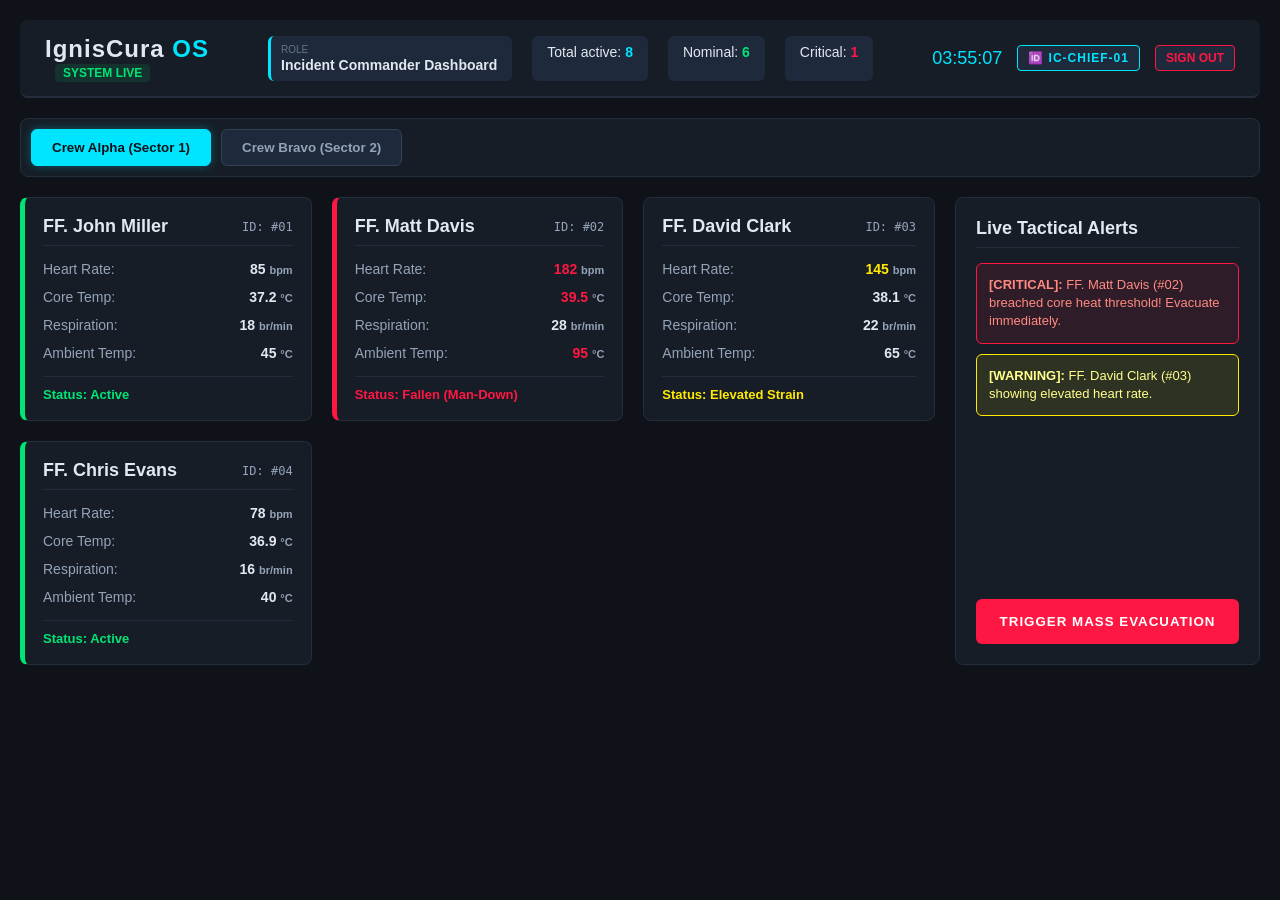
<file: index.html>
<!DOCTYPE html>
<html lang="en">
<head>
    <meta charset="UTF-8">
    <meta name="viewport" content="width=device-width, initial-scale=1.0">
    <title>IgnisCura OS - Incident Command Dashboard</title>
    <link rel="stylesheet" href="style.css">
    <style>
        /* إضافة ستايل تكتيكي سريع لأزرار المجموعات */
        .crew-switcher {
            display: flex;
            gap: 10px;
            margin-bottom: 20px;
            background-color: #161d26;
            padding: 10px;
            border-radius: 8px;
            border: 1px solid #232d3b;
        }
        .crew-btn {
            background: #1e293b;
            color: #94a3b8;
            border: 1px solid #334155;
            padding: 10px 20px;
            border-radius: 6px;
            cursor: pointer;
            font-weight: bold;
            transition: all 0.2s;
        }
        .crew-btn.active {
            background: #00e5ff;
            color: #0f1319;
            border-color: #00e5ff;
            box-shadow: 0 0 10px rgba(0, 229, 255, 0.3);
        }
    </style>
</head>
<body>

    <header class="main-header">
        <div class="logo-area">
            <h1>IgnisCura <span>OS</span></h1>
            <span class="system-status online">System Live</span>
        </div>
        <div class="global-metrics">
            <div class="metric-summary" style="border-left: 3px solid #00e5ff; padding-left: 10px;">
                <small style="display:block; font-size:10px; color:#64748b; text-transform:uppercase; margin-bottom:2px;">Role</small>
                <strong style="color: #e2e8f0; font-size:14px;">Incident Commander Dashboard</strong>
            </div>
            <div class="metric-summary">Total active: <span id="total-crew" style="color: #00e5ff; font-weight:bold;">8</span></div>
            <div class="metric-summary nominal">Nominal: <span id="nominal-crew">6</span></div>
            <div class="metric-summary critical">Critical: <span id="critical-crew">1</span></div>
        </div>
        
        <div class="time-area" style="display: flex; align-items: center; gap: 15px;">
            <span id="live-clock">00:00:00</span>
            <!-- تم التعديل هنا: الـ ID أصبح زرار بروفايل تكتيكي تفاعلي -->
            <span id="user-profile-trigger" onclick="toggleProfileModal()" style="background: #1e293b; color: #00e5ff; border: 1px solid #00e5ff; padding: 5px 10px; border-radius: 4px; cursor: pointer; font-weight: bold; font-size: 12px; letter-spacing: 1px; user-select: none;">🆔 IC-CHIEF-01</span>
            <button onclick="window.location.href='login.html'" style="background: #1e293b; color: #ff1744; border: 1px solid #ff1744; padding: 5px 10px; border-radius: 4px; cursor: pointer; font-weight: bold; font-size: 12px;">SIGN OUT</button>
        </div>
    </header>

    <div class="crew-switcher">
        <button class="crew-btn active" onclick="switchCrew('alpha')">Crew Alpha (Sector 1)</button>
        <button class="crew-btn" onclick="switchCrew('bravo')">Crew Bravo (Sector 2)</button>
    </div>

    <div class="dashboard-container">
        
        <main class="cards-grid">
            
            <div class="firefighter-card status-nominal" id="card-1">
                <div class="card-header">
                    <h3 id="name-1">FF. John Miller</h3>
                    <span class="badge" id="id-1">ID: #01</span>
                </div>
                <div class="metrics-list">
                    <div class="metric-item">
                        <span class="label">Heart Rate:</span>
                        <span class="value"><span id="hr-1">85</span> <small>bpm</small></span>
                    </div>
                    <div class="metric-item">
                        <span class="label">Core Temp:</span>
                        <span class="value"><span id="temp-1">37.2</span> <small>°C</small></span>
                    </div>
                    <div class="metric-item">
                        <span class="label">Respiration:</span>
                        <span class="value" id="resp-1">18 <small>br/min</small></span>
                    </div>
                    <div class="metric-item">
                        <span class="label">Ambient Temp:</span>
                        <span class="value" id="amb-1">45 <small>°C</small></span>
                    </div>
                </div>
                <div class="card-footer">
                    <span class="movement-status active" id="foot-1">Status: Active</span>
                </div>
            </div>

            <div class="firefighter-card status-critical" id="card-2">
                <div class="card-header">
                    <h3 id="name-2">FF. Matt Davis</h3>
                    <span class="badge" id="id-2">ID: #02</span>
                </div>
                <div class="metrics-list">
                    <div class="metric-item">
                        <span class="label">Heart Rate:</span>
                        <span class="value highlight"><span id="hr-2">182</span> <small>bpm</small></span>
                    </div>
                    <div class="metric-item">
                        <span class="label">Core Temp:</span>
                        <span class="value highlight"><span id="temp-2">39.5</span> <small>°C</small></span>
                    </div>
                    <div class="metric-item">
                        <span class="label">Respiration:</span>
                        <span class="value" id="resp-2">28 <small>br/min</small></span>
                    </div>
                    <div class="metric-item">
                        <span class="label">Ambient Temp:</span>
                        <span class="value highlight" id="amb-2">95 <small>°C</small></span>
                    </div>
                </div>
                <div class="card-footer">
                    <span class="movement-status fallen" id="foot-2">Status: Fallen (Man-Down)</span>
                </div>
            </div>

            <div class="firefighter-card status-warning" id="card-3">
                <div class="card-header">
                    <h3 id="name-3">FF. David Clark</h3>
                    <span class="badge" id="id-3">ID: #03</span>
                </div>
                <div class="metrics-list">
                    <div class="metric-item">
                        <span class="label">Heart Rate:</span>
                        <span class="value" style="color: #ffea00;"><span id="hr-3">145</span> <small>bpm</small></span>
                    </div>
                    <div class="metric-item">
                        <span class="label">Core Temp:</span>
                        <span class="value"><span id="temp-3">38.1</span> <small>°C</small></span>
                    </div>
                    <div class="metric-item">
                        <span class="label">Respiration:</span>
                        <span class="value" id="resp-3">22 <small>br/min</small></span>
                    </div>
                    <div class="metric-item">
                        <span class="label">Ambient Temp:</span>
                        <span class="value" id="amb-3">65 <small>°C</small></span>
                    </div>
                </div>
                <div class="card-footer">
                    <span class="movement-status" style="color: #ffea00;" id="foot-3">Status: Elevated Strain</span>
                </div>
            </div>

            <div class="firefighter-card status-nominal" id="card-4">
                <div class="card-header">
                    <h3 id="name-4">FF. Chris Evans</h3>
                    <span class="badge" id="id-4">ID: #04</span>
                </div>
                <div class="metrics-list">
                    <div class="metric-item">
                        <span class="label">Heart Rate:</span>
                        <span class="value"><span id="hr-4">78</span> <small>bpm</small></span>
                    </div>
                    <div class="metric-item">
                        <span class="label">Core Temp:</span>
                        <span class="value"><span id="temp-4">36.9</span> <small>°C</small></span>
                    </div>
                    <div class="metric-item">
                        <span class="label">Respiration:</span>
                        <span class="value" id="resp-4">16 <small>br/min</small></span>
                    </div>
                    <div class="metric-item">
                        <span class="label">Ambient Temp:</span>
                        <span class="value" id="amb-4">40 <small>°C</small></span>
                    </div>
                </div>
                <div class="card-footer">
                    <span class="movement-status active" id="foot-4">Status: Active</span>
                </div>
            </div>

        </main>

        <aside class="alerts-sidebar">
            <h2>Live Tactical Alerts</h2>
            <div class="alerts-log" id="alerts-container">
                <div class="alert-box critical-alert">
                    <strong>[CRITICAL]:</strong> FF. Matt Davis (#02) breached core heat threshold! Evacuate immediately.
                </div>
                <div class="alert-box warning-alert">
                    <strong>[WARNING]:</strong> FF. David Clark (#03) showing elevated heart rate.
                </div>
            </div>
            <button class="mass-evac-btn">TRIGGER MASS EVACUATION</button>
        </aside>

    </div>

    <!-- INCIDENT COMMANDER PROFILE MODAL (النافذة المنبثقة التكتيكية للبروفايل) -->
    <div id="profileModal" style="display: none; position: fixed; top: 0; left: 0; width: 100%; height: 100%; background: rgba(10, 25, 47, 0.85); backdrop-filter: blur(5px); z-index: 9999; justify-content: center; align-items: center;">
        <div style="background: #112240; border: 2px solid #00e5ff; border-radius: 8px; width: 350px; padding: 25px; box-shadow: 0 0 20px rgba(0, 229, 255, 0.2); text-align: center; font-family: monospace; color: #fff;">
            <div style="width: 90px; height: 90px; border-radius: 50%; border: 2px solid #00e5ff; margin: 0 auto 15px; display: flex; align-items: center; justify-content: center; background: #0a192f; font-size: 35px;">👨‍🚒</div>
            <h3 style="color: #00e5ff; margin: 0 0 5px 0; letter-spacing: 1px;">INCIDENT COMMANDER</h3>
            <p style="color: #8892b0; margin: 0 0 20px 0; font-size: 13px;">NIMS Certified Sector Chief</p>
            
            <table style="width: 100%; text-align: left; font-size: 13px; border-collapse: collapse; margin-bottom: 20px;">
                <tr style="border-bottom: 1px solid #233554;"><td style="padding: 8px 0; color: #8892b0;">Tactical ID:</td><td style="padding: 8px 0; font-weight: bold; color: #00e5ff;">IC-CHIEF-01</td></tr>
                <tr style="border-bottom: 1px solid #233554;"><td style="padding: 8px 0; color: #8892b0;">Clearance:</td><td style="padding: 8px 0; font-weight: bold; color: #ffc107;">LEVEL 4 (HQ)</td></tr>
                <tr style="border-bottom: 1px solid #233554;"><td style="padding: 8px 0; color: #8892b0;">Assigned Zone:</td><td style="padding: 8px 0; font-weight: bold;">Sector Alpha / Bravo</td></tr>
                <tr><td style="padding: 8px 0; color: #8892b0;">Encryption Node:</td><td style="padding: 8px 0; font-weight: bold; color: #00e5ff;">AES-256 Active</td></tr>
            </table>

            <button onclick="toggleProfileModal()" style="background: #00e5ff; color: #0a192f; border: none; padding: 8px 20px; font-weight: bold; border-radius: 4px; cursor: pointer; width: 100%; letter-spacing: 1px;">CLOSE NODE</button>
        </div>
    </div>

    <script>
        const crewsData = {
            alpha: [
                { name: "FF. John Miller", id: "ID: #01", resp: "18 br/min", amb: "45 °C", foot: "Status: Active", css: "status-nominal", footStyle: "color: #00e676" },
                { name: "FF. Matt Davis", id: "ID: #02", resp: "28 br/min", amb: "95 °C", foot: "Status: Fallen (Man-Down)", css: "status-critical", footStyle: "color: #ff1744" },
                { name: "FF. David Clark", id: "ID: #03", resp: "22 br/min", amb: "65 °C", foot: "Status: Elevated Strain", css: "status-warning", footStyle: "color: #ffea00" },
                { name: "FF. Chris Evans", id: "ID: #04", resp: "16 br/min", amb: "40 °C", foot: "Status: Active", css: "status-nominal", footStyle: "color: #00e676" }
            ],
            bravo: [
                { name: "FF. Robert Taylor", id: "ID: #05", resp: "19 br/min", amb: "38 °C", foot: "Status: Active", css: "status-nominal", footStyle: "color: #00e676" },
                { name: "FF. James Wilson", id: "ID: #06", resp: "21 br/min", amb: "42 °C", foot: "Status: Active", css: "status-nominal", footStyle: "color: #00e676" },
                { name: "FF. Brian Thomas", id: "ID: #07", resp: "20 br/min", amb: "50 °C", foot: "Status: Active", css: "status-nominal", footStyle: "color: #00e676" },
                { name: "FF. Kevin Harris", id: "ID: #08", resp: "17 br/min", amb: "39 °C", foot: "Status: Active", css: "status-nominal", footStyle: "color: #00e676" }
            ]
        };

        let currentCrew = 'alpha';

        function switchCrew(crewName) {
            currentCrew = crewName;
            const buttons = document.querySelectorAll('.crew-btn');
            buttons[0].classList.toggle('active', crewName === 'alpha');
            buttons[1].classList.toggle('active', crewName === 'bravo');

            const data = crewsData[crewName];
            for (let i = 1; i <= 4; i++) {
                document.getElementById(`name-${i}`).textContent = data[i-1].name;
                document.getElementById(`id-${i}`).textContent = data[i-1].id;
                document.getElementById(`resp-${i}`).innerHTML = data[i-1].resp;
                document.getElementById(`amb-${i}`).innerHTML = data[i-1].amb;
                
                const footer = document.getElementById(`foot-${i}`);
                footer.textContent = data[i-1].foot;
                footer.style = data[i-1].footStyle;

                const card = document.getElementById(`card-${i}`);
                card.className = `firefighter-card ${data[i-1].css}`;
            }
        }

        function updateClock() {
            const now = new Date();
            document.getElementById('live-clock').textContent = now.toTimeString().split(' ')[0];
        }
        setInterval(updateClock, 1000);
        updateClock();

        function simulateBiometrics() {
            if (currentCrew === 'alpha') {
                document.getElementById('hr-1').textContent = Math.floor(Math.random() * (89 - 81) + 81);
                document.getElementById('temp-1').textContent = (Math.random() * (37.3 - 37.0) + 37.0).toFixed(1);
                
                document.getElementById('hr-2').textContent = Math.floor(Math.random() * (186 - 180) + 180);
                document.getElementById('temp-2').textContent = (Math.random() * (39.7 - 39.4) + 39.4).toFixed(1);

                document.getElementById('hr-3').textContent = Math.floor(Math.random() * (149 - 141) + 141);
                document.getElementById('temp-3').textContent = (Math.random() * (38.2 - 37.8) + 37.8).toFixed(1);

                document.getElementById('hr-4').textContent = Math.floor(Math.random() * (81 - 76) + 76);
                document.getElementById('temp-4').textContent = (Math.random() * (37.0 - 36.6) + 36.6).toFixed(1);
            } else {
                for (let i = 1; i <= 4; i++) {
                    document.getElementById(`hr-${i}`).textContent = Math.floor(Math.random() * (85 - 72) + 72);
                    document.getElementById(`temp-${i}`).textContent = (Math.random() * (37.2 - 36.5) + 36.5).toFixed(1);
                }
            }
        }
        setInterval(simulateBiometrics, 2000);

        // دالة التحكم في فتح وإغلاق بروفايل القائد
        function toggleProfileModal() {
            const modal = document.getElementById('profileModal');
            if (modal.style.display === 'none' || modal.style.display === '') {
                modal.style.display = 'flex';
            } else {
                modal.style.display = 'none';
            }
        }
    </script>

</body>
</html>
</file>
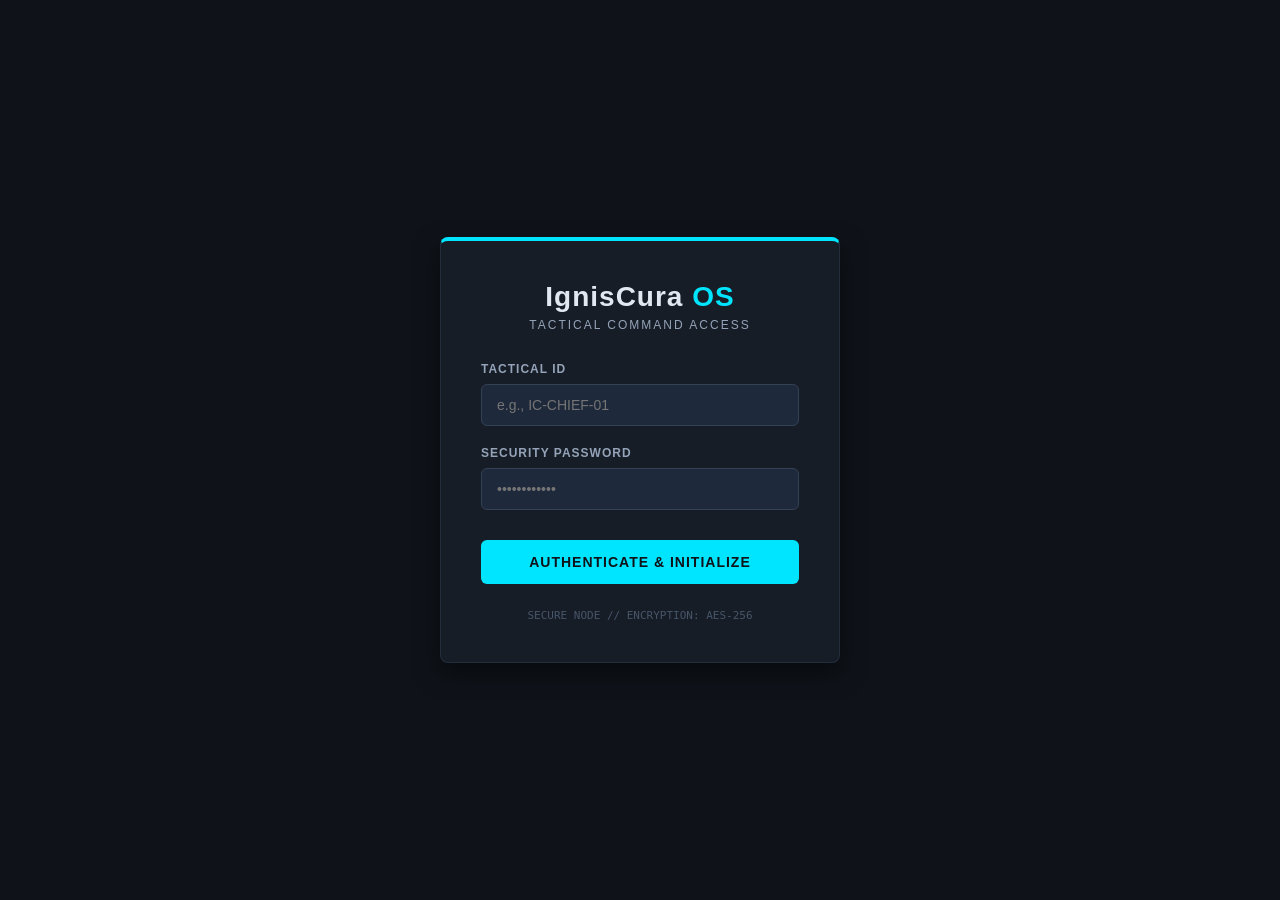
<file: login.html>
<!DOCTYPE html>
<html lang="en">
<head>
    <meta charset="UTF-8">
    <meta name="viewport" content="width=device-width, initial-scale=1.0">
    <title>IgnisCura OS - Tactical Authentication</title>
    <style>
        :root {
            --bg-dark: #0f1319;
            --card-bg: #161d26;
            --primary-blue: #00e5ff;
            --text-main: #e2e8f0;
            --text-muted: #94a3b8;
            --status-red: #ff1744;
            --status-green: #00e676;
        }

        * {
            box-sizing: border-box;
            margin: 0;
            padding: 0;
            font-family: 'Segoe UI', Tahoma, Geneva, Verdana, sans-serif;
        }

        body {
            background-color: var(--bg-dark);
            color: var(--text-main);
            display: flex;
            justify-content: center;
            align-items: center;
            min-height: 100vh;
            overflow: hidden;
        }

        /* صندوق تسجيل الدخول التكتيكي */
        .login-container {
            background-color: var(--card-bg);
            padding: 40px;
            border-radius: 8px;
            border: 1px solid #232d3b;
            border-top: 4px solid var(--primary-blue);
            width: 100%;
            max-width: 400px;
            box-shadow: 0 10px 25px rgba(0, 0, 0, 0.5);
            text-align: center;
        }

        .login-header h1 {
            font-size: 28px;
            margin-bottom: 5px;
            letter-spacing: 1px;
        }

        .login-header h1 span {
            color: var(--primary-blue);
        }

        .login-header p {
            color: var(--text-muted);
            font-size: 12px;
            text-transform: uppercase;
            letter-spacing: 2px;
            margin-bottom: 30px;
        }

        .form-group {
            text-align: left;
            margin-bottom: 20px;
        }

        .form-group label {
            display: block;
            font-size: 12px;
            color: var(--text-muted);
            text-transform: uppercase;
            margin-bottom: 8px;
            font-weight: bold;
            letter-spacing: 1px;
        }

        .form-group input {
            width: 100%;
            background-color: #1e293b;
            border: 1px solid #334155;
            padding: 12px 15px;
            border-radius: 6px;
            color: #fff;
            font-size: 14px;
            outline: none;
            transition: all 0.2s;
        }

        .form-group input:focus {
            border-color: var(--primary-blue);
            box-shadow: 0 0 8px rgba(0, 229, 255, 0.2);
        }

        .login-btn {
            width: 100%;
            background-color: var(--primary-blue);
            color: #0f1319;
            border: none;
            padding: 14px;
            border-radius: 6px;
            font-weight: bold;
            font-size: 14px;
            cursor: pointer;
            letter-spacing: 1px;
            text-transform: uppercase;
            transition: all 0.2s;
            margin-top: 10px;
        }

        .login-btn:hover {
            background-color: #00b8d4;
            box-shadow: 0 0 15px rgba(0, 229, 255, 0.4);
        }

        /* رسالة الخطأ في حال إدخال بيانات غلط */
        .error-message {
            background: rgba(255, 23, 68, 0.1);
            border: 1px solid var(--status-red);
            color: #ff8a80;
            padding: 10px;
            border-radius: 6px;
            font-size: 13px;
            margin-bottom: 20px;
            display: none;
        }

        .system-footer {
            margin-top: 25px;
            font-size: 11px;
            color: #475569;
            font-family: monospace;
        }
    </style>
</head>
<body>

    <div class="login-container">
        <div class="login-header">
            <h1>IgnisCura <span>OS</span></h1>
            <p>Tactical Command Access</p>
        </div>

        <div class="error-message" id="error-box">
            ACCESS DENIED: Invalid Tactical ID or Password.
        </div>

        <form id="login-form" onsubmit="handleLogin(event)">
            <div class="form-group">
                <label for="tactical-id">Tactical ID</label>
                <input type="text" id="tactical-id" placeholder="e.g., IC-CHIEF-01" required autocomplete="off">
            </div>
            
            <div class="form-group">
                <label for="password">Security Password</label>
                <input type="password" id="password" placeholder="••••••••••••" required>
            </div>

            <button type="submit" class="login-btn">Authenticate & Initialize</button>
        </form>

        <div class="system-footer">
            SECURE NODE // ENCRYPTION: AES-256
        </div>
    </div>

    <script>
        function handleLogin(event) {
            // منع الصفحة من إعادة التحميل الافتراضية
            event.preventDefault();
            
            const tacticalId = document.getElementById('tactical-id').value;
            const password = document.getElementById('password').value;
            const errorBox = document.getElementById('error-box');

            // التحقق من البيانات العسكرية الثابتة
            if (tacticalId === "IC-CHIEF-01" && password === "IgnisCura2026") {
                // إخفاء رسالة الخطأ لو كانت ظاهرة
                errorBox.style.display = "none";
                // التوجيه فوراً لصفحة لوحة التحكم الرئيسية
                window.location.href = "index.html";
            } else {
                // إظهار رسالة الرفض الأمني الرهيبة
                errorBox.style.display = "block";
            }
        }
    </script>

</body>
</html>
</file>
<file: style.css>
/* ==========================================================================
   IgnisCura OS - Tactical Dashboard Stylesheet
   ========================================================================== */

:root {
    --bg-dark: #0f1319;
    --card-bg: #161d26;
    --text-main: #e2e8f0;
    --text-muted: #94a3b8;
    --primary-blue: #00e5ff;
    --status-green: #00e676;
    --status-yellow: #ffea00;
    --status-red: #ff1744;
}

* {
    box-sizing: border-box;
    margin: 0;
    padding: 0;
    font-family: 'Segoe UI', Tahoma, Geneva, Verdana, sans-serif;
}

body {
    background-color: var(--bg-dark);
    color: var(--text-main);
    padding: 20px;
    min-height: 100vh;
}

/* 1. Top Header Navigation */
.main-header {
    display: flex;
    justify-content: space-between;
    align-items: center;
    background-color: var(--card-bg);
    padding: 15px 25px;
    border-radius: 8px;
    border-bottom: 2px solid #232d3b;
    margin-bottom: 20px;
}

.logo-area h1 {
    font-size: 24px;
    letter-spacing: 1px;
}

.logo-area h1 span {
    color: var(--primary-blue);
}

.system-status {
    font-size: 12px;
    text-transform: uppercase;
    font-weight: bold;
    margin-left: 10px;
    padding: 2px 8px;
    border-radius: 4px;
    background: rgba(0, 230, 118, 0.1);
    color: var(--status-green);
}

.global-metrics {
    display: flex;
    gap: 20px;
}

.metric-summary {
    background: #1e293b;
    padding: 8px 15px;
    border-radius: 6px;
    font-weight: 6px;
    font-size: 14px;
}

.metric-summary.nominal span { color: var(--status-green); font-weight: bold; }
.metric-summary.critical span { color: var(--status-red); font-weight: bold; }

.time-area {
    font-size: 18px;
    font-family: monospace;
    color: var(--primary-blue);
}

/* 2. Layout Container */
.dashboard-container {
    display: grid;
    grid-template-columns: 3fr 1fr;
    gap: 20px;
}

/* 3. Firefighter Cards Grid */
.cards-grid {
    display: grid;
    grid-template-columns: repeat(auto-fill, minmax(280px, 1fr));
    gap: 20px;
}

.firefighter-card {
    background-color: var(--card-bg);
    border-radius: 8px;
    padding: 18px;
    border: 1px solid #232d3b;
    transition: all 0.3s ease;
}

/* Dynamic Borders based on Triage Status */
.status-nominal { border-left: 5px solid var(--status-green); }
.status-critical { 
    border-left: 5px solid var(--status-red); 
    animation: pulse-red 2s infinite;
}

.card-header {
    display: flex;
    justify-content: space-between;
    align-items: center;
    margin-bottom: 15px;
    border-bottom: 1px solid #232d3b;
    padding-bottom: 8px;
}

.card-header h3 { font-size: 18px; }
.badge { font-size: 12px; color: var(--text-muted); font-family: monospace; }

.metrics-list {
    display: flex;
    flex-direction: column;
    gap: 12px;
    margin-bottom: 15px;
}

.metric-item {
    display: flex;
    justify-content: space-between;
    font-size: 14px;
}

.metric-item .label { color: var(--text-muted); }
.metric-item .value { font-weight: bold; }
.metric-item .value small { font-size: 11px; color: var(--text-muted); }

.highlight {
    color: var(--status-red);
    font-weight: bold;
}

.card-footer {
    padding-top: 10px;
    border-top: 1px solid #232d3b;
    font-size: 13px;
    font-weight: bold;
}

.movement-status.active { color: var(--status-green); }
.movement-status.fallen { color: var(--status-red); animation: blink 1s infinite; }

/* 4. Sidebar & Alerts Log */
.alerts-sidebar {
    background-color: var(--card-bg);
    border-radius: 8px;
    padding: 20px;
    display: flex;
    flex-direction: column;
    border: 1px solid #232d3b;
}

.alerts-sidebar h2 {
    font-size: 18px;
    margin-bottom: 15px;
    color: var(--text-main);
    border-bottom: 1px solid #232d3b;
    padding-bottom: 8px;
}

.alerts-log {
    flex-grow: 1;
    display: flex;
    flex-direction: column;
    gap: 10px;
    overflow-y: auto;
    max-height: 400px;
}

.alert-box {
    padding: 12px;
    border-radius: 6px;
    font-size: 13px;
    line-height: 1.4;
}

.critical-alert {
    background: rgba(255, 23, 68, 0.1);
    border: 1px solid var(--status-red);
    color: #ff8a80;
}

.warning-alert {
    background: rgba(255, 234, 0, 0.1);
    border: 1px solid var(--status-yellow);
    color: #ffff8d;
}

.mass-evac-btn {
    background-color: var(--status-red);
    color: white;
    border: none;
    padding: 15px;
    border-radius: 6px;
    font-weight: bold;
    cursor: pointer;
    margin-top: 20px;
    letter-spacing: 1px;
    transition: background 0.2s;
}

.mass-evac-btn:hover {
    background-color: #d50000;
}

/* Animations for Critical Statuses */
@keyframes pulse-red {
    0% { box-shadow: 0 0 0 0 rgba(255, 23, 68, 0.4); }
    70% { box-shadow: 0 0 0 10px rgba(255, 23, 68, 0); }
    100% { box-shadow: 0 0 0 0 rgba(255, 23, 68, 0); }
}

@keyframes blink {
    50% { opacity: 0.3; }
}
</file>
